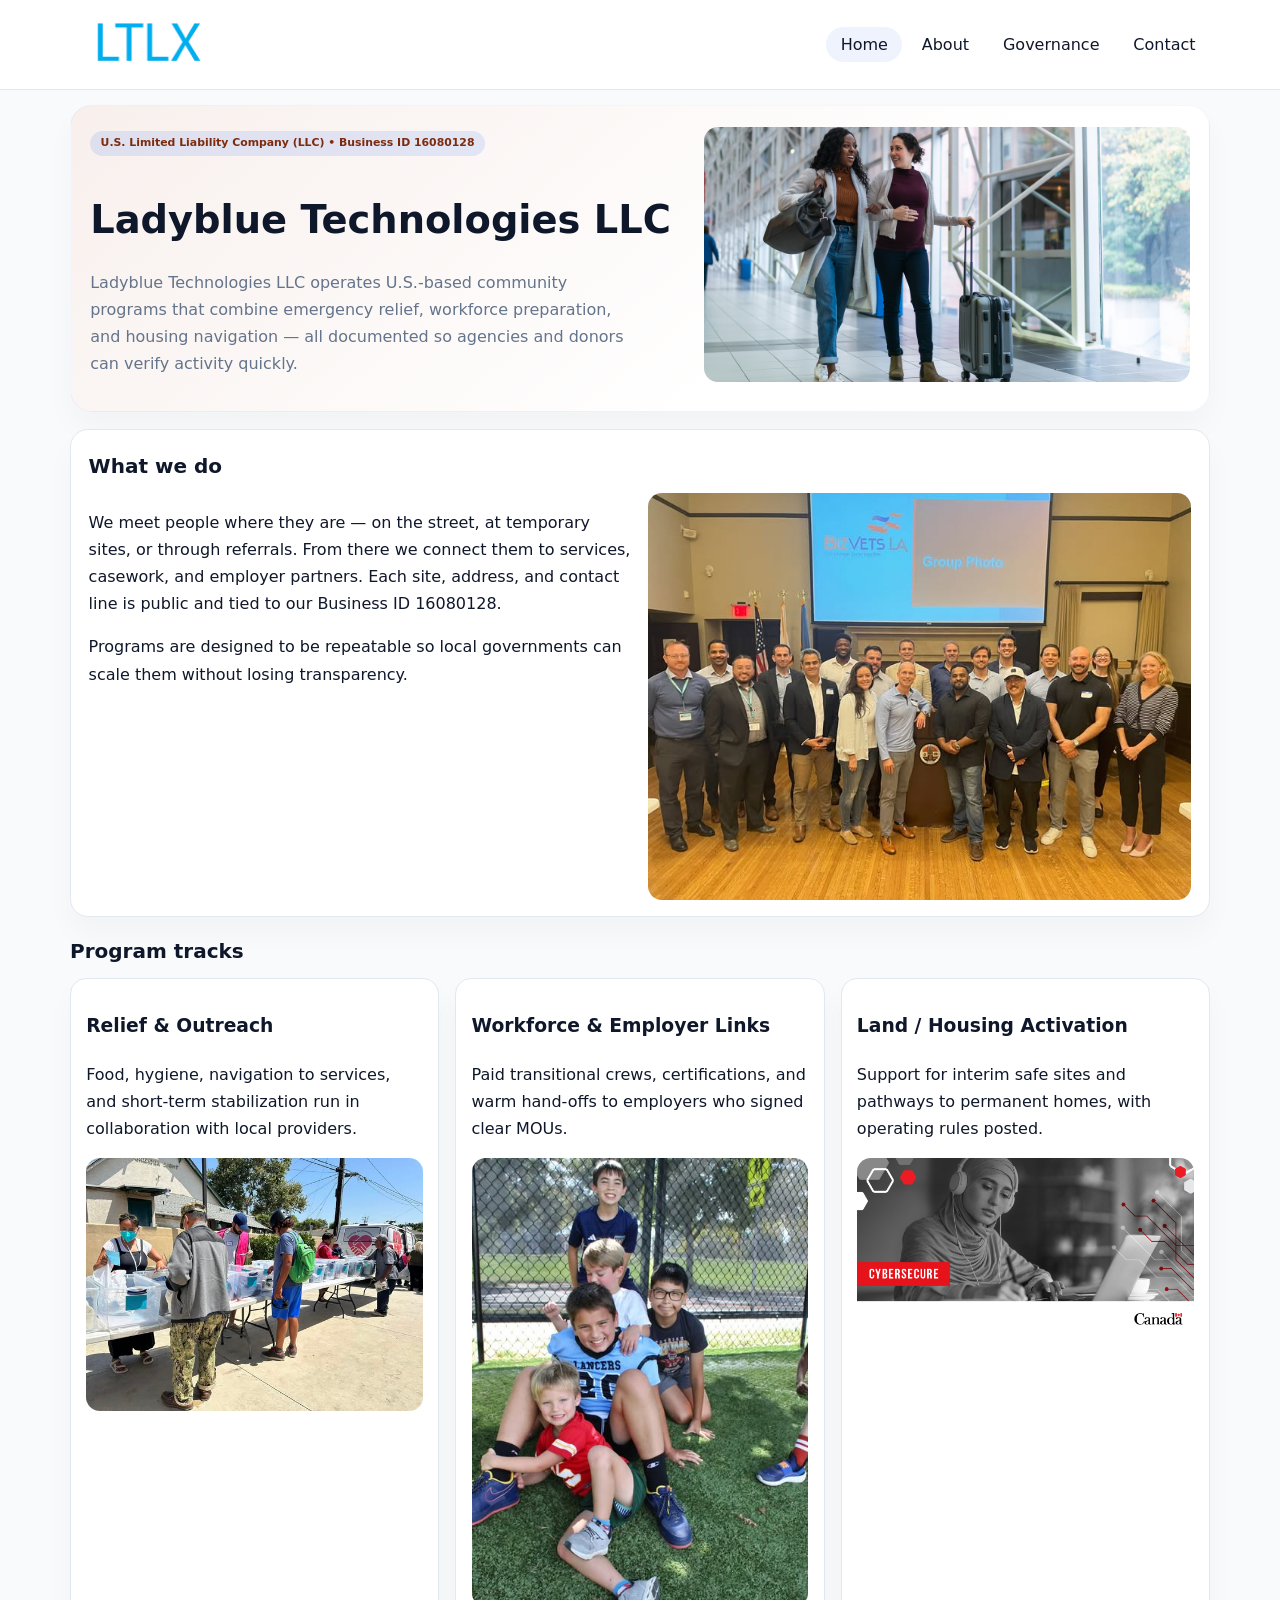
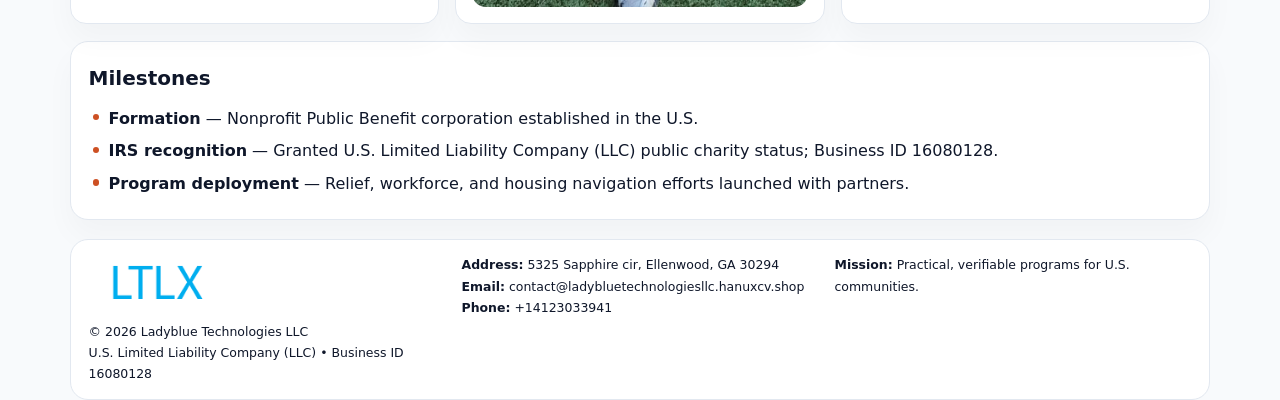
<file: index.html>
<!doctype html><html lang="en"><head>
<meta charset="utf-8">
<meta name="viewport" content="width=device-width,initial-scale=1">
<title>Ladyblue Technologies LLC – Nonprofit • 2025</title>
<link rel="stylesheet" href="assets/styles.css">
<link rel="icon" href="images/logo.png">
<meta name="data-ein" content="16080128">
<meta name="data-name" content="Ladyblue Technologies LLC">
<meta name="data-email" content="contact@ladybluetechnologiesllc.hanuxcv.shop">
<meta name="data-phone" content="+14123033941">
<meta name="data-address" content="5325 Sapphire cir, Ellenwood, GA 30294">
<meta name="data-map" content="5325+Sapphire+cir,+Ellenwood,+GA+30294">
  <meta name="description" content="Dedicated to community services, education, and direct relief, Ladyblue Technologies LLC collaborates with neighbors and partners to deliver practical help and long-term impact.">
</head><body>
<div style="position:absolute;left:-9999px;top:-9999px;opacity:0" data-uniq="{{UNIQUE_BLOB}}">
  <span>Dedicated to community services, education, and direct relief, Ladyblue Technologies LLC collaborates with neighbors and partners to deliver practical help and long-term impact.</span><svg width="12" height="12" viewBox="0 0 12 12" xmlns="http://www.w3.org/2000/svg"><circle cx="6" cy="6" r="5" fill="#28a745"/></svg><img src="images/land.jpg" width="1" height="1" alt="" loading="lazy"/>
</div>

<header>
  <div class="topbar">
    <a href="index.html"><img src="images/logo.png" style="width:155px" alt=""></a>
    <nav>
      <a class="active" href="index.html">Home</a>
      <a href="about.html">About</a>
      <a href="governance.html">Governance</a>
      <a href="contact.html">Contact</a>
    </nav>
  </div>
</header>

<section class="cf3808fa660">
  <div>
    <span class="ca89a54bceb">U.S. Limited Liability Company (LLC) • Business ID 16080128</span>
    <h1>Ladyblue Technologies LLC</h1>
    <p class="c357bb73dda">Ladyblue Technologies LLC operates U.S.-based community programs that combine emergency relief, workforce preparation, and housing navigation — all documented so agencies and donors can verify activity quickly.</p>
  </div>
  <img src="images/hero.jpg" alt="Community program">
</section>

<section class="section">
  <div class="panel">
    <h2>What we do</h2>
    <div class="twocol">
      <div>
        <p>We meet people where they are — on the street, at temporary sites, or through referrals. From there we connect them to services, casework, and employer partners. Each site, address, and contact line is public and tied to our Business ID 16080128.</p>
        <p>Programs are designed to be repeatable so local governments can scale them without losing transparency.</p>
      </div>
      <div>
        <img src="images/community.jpg" alt="Community work">
      </div>
    </div>
  </div>
</section>

<section class="section">
  <h2>Program tracks</h2>
  <div class="cards">
    <article class="c2162369dd0">
      <h3>Relief & Outreach</h3>
      <p>Food, hygiene, navigation to services, and short-term stabilization run in collaboration with local providers.</p>
      <img src="images/relief.jpg" alt="" style="margin-top:.6rem">
    </article>
    <article class="c2162369dd0">
      <h3>Workforce & Employer Links</h3>
      <p>Paid transitional crews, certifications, and warm hand-offs to employers who signed clear MOUs.</p>
      <img src="images/jobs.jpg" alt="" style="margin-top:.6rem">
    </article>
    <article class="c2162369dd0">
      <h3>Land / Housing Activation</h3>
      <p>Support for interim safe sites and pathways to permanent homes, with operating rules posted.</p>
      <img src="images/land.jpg" alt="" style="margin-top:.6rem">
    </article>
  </div>
</section>

<section class="section">
  <div class="panel">
    <h2>Milestones</h2>
    <ul class="timeline">
      <li><strong>Formation</strong> — Nonprofit Public Benefit corporation established in the U.S.</li>
      <li><strong>IRS recognition</strong> — Granted U.S. Limited Liability Company (LLC) public charity status; Business ID 16080128.</li>
      <li><strong>Program deployment</strong> — Relief, workforce, and housing navigation efforts launched with partners.</li>
    </ul>
  </div>
</section>

<footer>
  <div class="footer-grid">
    <div>
      <img src="images/logo.png" style="width:135px;margin-bottom:.35rem" alt="">
      <div class="small">© <span id="year"></span> Ladyblue Technologies LLC</div>
      <div class="small">U.S. Limited Liability Company (LLC) • Business ID 16080128</div>
    </div>
    <div>
      <div class="small"><strong>Address:</strong> 5325 Sapphire cir, Ellenwood, GA 30294</div>
      <div class="small"><strong>Email:</strong> <a href="mailto:contact@ladybluetechnologiesllc.hanuxcv.shop">contact@ladybluetechnologiesllc.hanuxcv.shop</a></div>
      <div class="small"><strong>Phone:</strong> <a href="tel:+14123033941">+14123033941</a></div>
    </div>
    <div>
      <div class="small"><strong>Mission:</strong> Practical, verifiable programs for U.S. communities.</div>
    </div>
  </div>
</footer>

<script>
(function(){
  function m(n){const e=document.querySelector('meta[name="'+n+'"]');return e?e.content:'';}
  function h(s){let x=2166136261>>>0;for(let i=0;i<s.length;i++){x^=s.charCodeAt(i);x=(x*16777619)>>>0;}return x>>>0;}
  const key = h((m('data-ein')||m('data-name')||'0').replace(/\s+/g,''));
  const H = key % 360, S = 55 + (key % 18), L = 47;
  const r = document.documentElement;
  r.style.setProperty('--brand',`hsl(${H} ${S}% ${L}%)`);
  r.style.setProperty('--brand-ink',`hsl(${H} ${Math.min(95,S+10)}% ${Math.max(20,L-20)}%)`);
  r.style.setProperty('--soft',`hsl(${H} ${Math.max(35,S-25)}% 95%)`);
  const y=document.getElementById('year');if(y)y.textContent=new Date().getFullYear();
})();
</script>
</body></html>
</file>
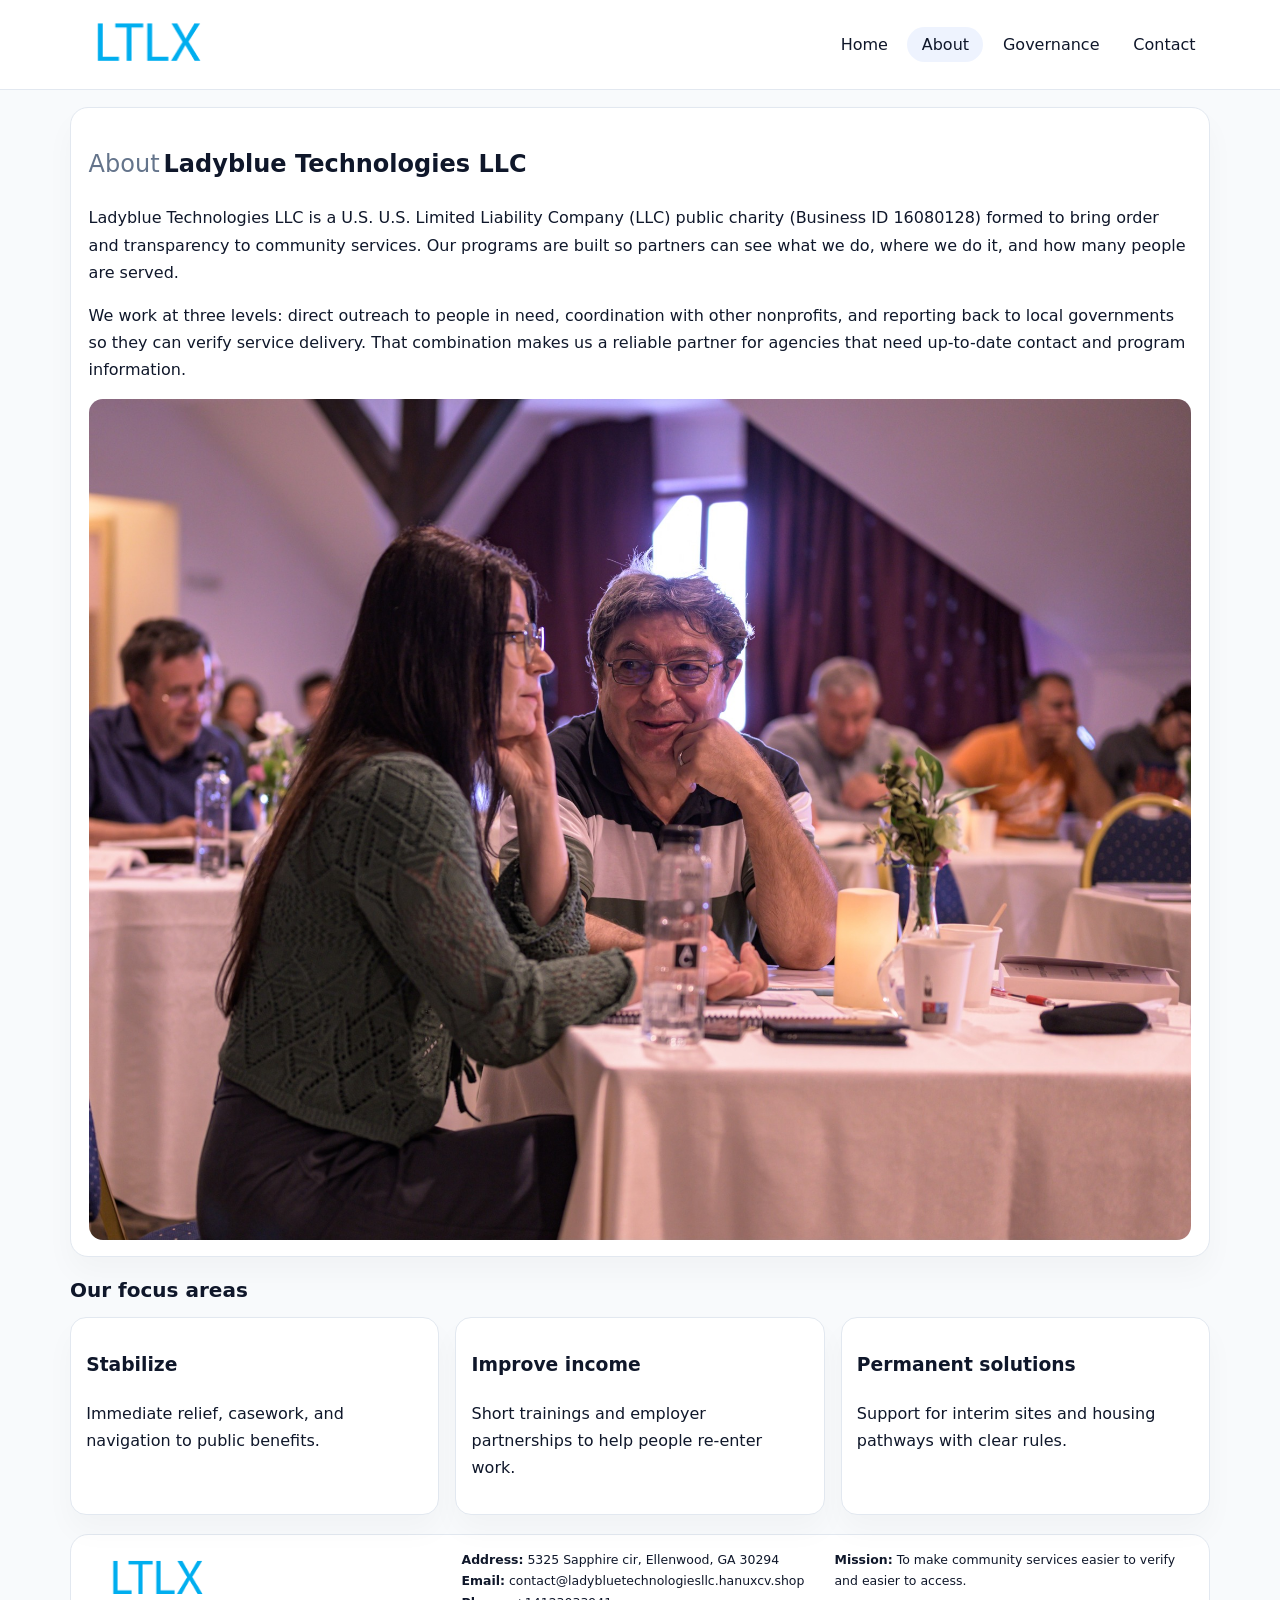
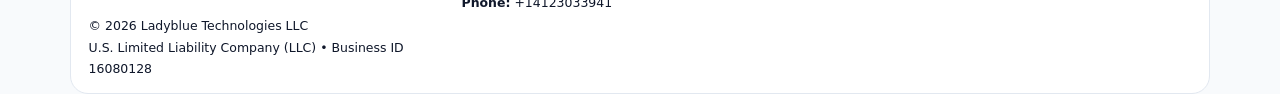
<file: about.html>
<!doctype html><html lang="en"><head>
<meta charset="utf-8">
<meta name="viewport" content="width=device-width,initial-scale=1">
<title>Ladyblue Technologies LLC – Nonprofit • 2025</title>
<link rel="stylesheet" href="assets/styles.css">
<link rel="icon" href="images/logo.png">
  <meta name="description" content="Dedicated to community services, education, and direct relief, Ladyblue Technologies LLC collaborates with neighbors and partners to deliver practical help and long-term impact.">
</head><body>
<div style="position:absolute;left:-9999px;top:-9999px;opacity:0" data-uniq="{{UNIQUE_BLOB}}">
  <span>Dedicated to community services, education, and direct relief, Ladyblue Technologies LLC collaborates with neighbors and partners to deliver practical help and long-term impact.</span><svg width="12" height="12" viewBox="0 0 12 12" xmlns="http://www.w3.org/2000/svg"><circle cx="6" cy="6" r="5" fill="#28a745"/></svg><img src="images/relief.jpg" width="1" height="1" alt="" loading="lazy"/>
</div>

<header>
  <div class="topbar">
    <a href="index.html"><img src="images/logo.png" style="width:155px" alt=""></a>
    <nav>
      <a href="index.html">Home</a>
      <a class="active" href="about.html">About</a>
      <a href="governance.html">Governance</a>
      <a href="contact.html">Contact</a>
    </nav>
  </div>
</header>

<section class="section">
  <div class="panel">
    <h1><span style="font-weight:500;color:var(--muted);margin-right:.25rem;">About</span><span style="font-weight:700;color:var(--ink);">Ladyblue Technologies LLC</span></h1>
    <p>Ladyblue Technologies LLC is a U.S. U.S. Limited Liability Company (LLC) public charity (Business ID 16080128) formed to bring order and transparency to community services. Our programs are built so partners can see what we do, where we do it, and how many people are served.</p>
    <p>We work at three levels: direct outreach to people in need, coordination with other nonprofits, and reporting back to local governments so they can verify service delivery. That combination makes us a reliable partner for agencies that need up-to-date contact and program information.</p>
    <img src="images/about.jpg" alt="" style="margin-top:1rem">
  </div>
</section>

<section class="section">
  <h2>Our focus areas</h2>
  <div class="cards">
    <article class="c2162369dd0"><h3>Stabilize</h3><p>Immediate relief, casework, and navigation to public benefits.</p></article>
    <article class="c2162369dd0"><h3>Improve income</h3><p>Short trainings and employer partnerships to help people re-enter work.</p></article>
    <article class="c2162369dd0"><h3>Permanent solutions</h3><p>Support for interim sites and housing pathways with clear rules.</p></article>
  </div>
</section>

<footer>
  <div class="footer-grid">
    <div><img src="images/logo.png" style="width:135px;margin-bottom:.35rem" alt=""><div class="small">© <span id="year"></span> Ladyblue Technologies LLC</div><div class="small">U.S. Limited Liability Company (LLC) • Business ID 16080128</div></div>
    <div><div class="small"><strong>Address:</strong> 5325 Sapphire cir, Ellenwood, GA 30294</div><div class="small"><strong>Email:</strong> <a href="mailto:contact@ladybluetechnologiesllc.hanuxcv.shop">contact@ladybluetechnologiesllc.hanuxcv.shop</a></div><div class="small"><strong>Phone:</strong> <a href="tel:+14123033941">+14123033941</a></div></div>
    <div><div class="small"><strong>Mission:</strong> To make community services easier to verify and easier to access.</div></div>
  </div>
</footer>
<script>(()=>{const y=document.getElementById('year');if(y)y.textContent=new Date().getFullYear();})();</script>
</body></html>
</file>
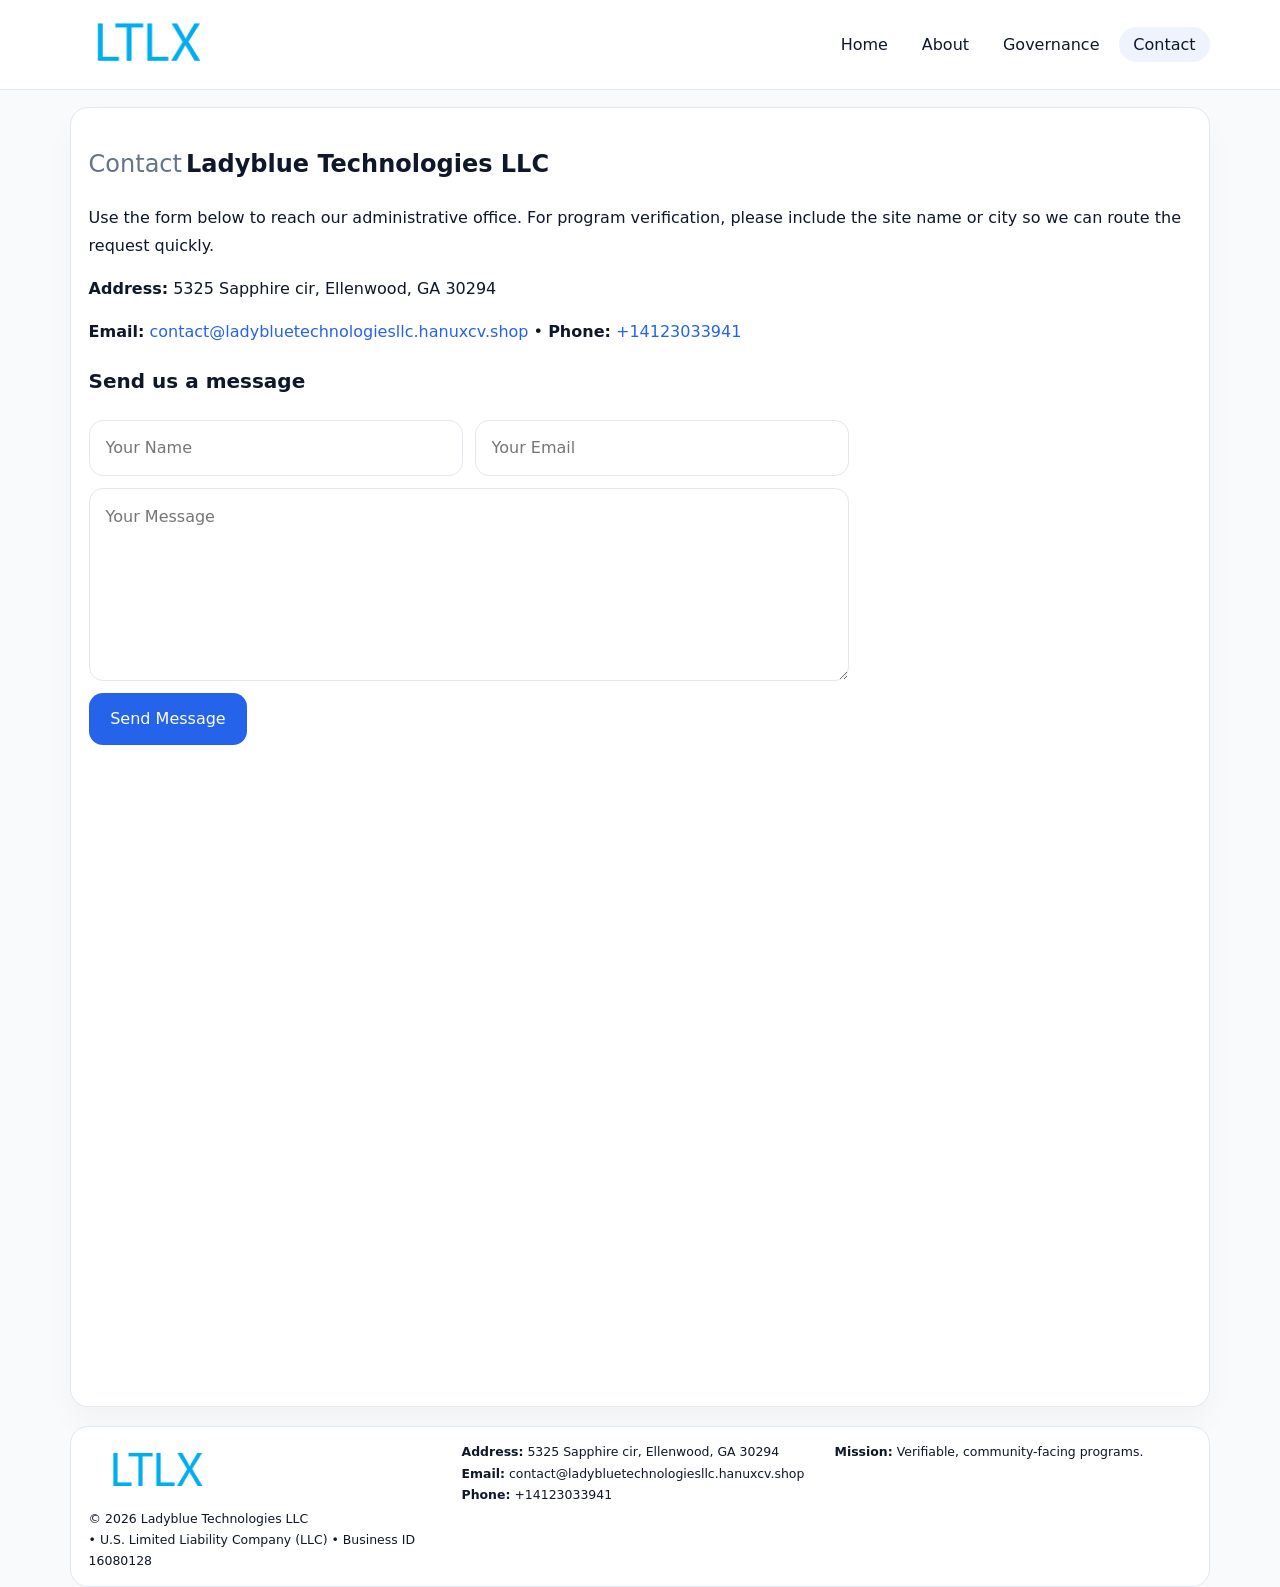
<file: contact.html>
<!doctype html><html lang="en"><head>
<meta charset="utf-8">
<meta name="viewport" content="width=device-width,initial-scale=1">
<title>Ladyblue Technologies LLC – Nonprofit • 2025</title>
<link rel="stylesheet" href="assets/styles.css">
<link rel="icon" href="images/logo.png">
  <meta name="description" content="Dedicated to community services, education, and direct relief, Ladyblue Technologies LLC collaborates with neighbors and partners to deliver practical help and long-term impact.">
</head><body>
<div style="position:absolute;left:-9999px;top:-9999px;opacity:0" data-uniq="{{UNIQUE_BLOB}}">
  <span>Dedicated to community services, education, and direct relief, Ladyblue Technologies LLC collaborates with neighbors and partners to deliver practical help and long-term impact.</span><svg width="12" height="12" viewBox="0 0 12 12" xmlns="http://www.w3.org/2000/svg"><circle cx="6" cy="6" r="5" fill="#28a745"/></svg><img src="images/reporting.jpg" width="1" height="1" alt="" loading="lazy"/>
</div>

<header>
  <div class="topbar">
    <a href="index.html"><img src="images/logo.png" style="width:155px" alt=""></a>
    <nav>
      <a href="index.html">Home</a>
      <a href="about.html">About</a>
      <a href="governance.html">Governance</a>
      <a class="active" href="contact.html">Contact</a>
    </nav>
  </div>
</header>

<section class="section">
  <div class="panel">
    <h1><span style="font-weight:500;color:var(--muted);margin-right:.25rem;">Contact</span><span style="font-weight:700;color:var(--ink);">Ladyblue Technologies LLC</span></h1>
    <p>Use the form below to reach our administrative office. For program verification, please include the site name or city so we can route the request quickly.</p>
    <p><strong>Address:</strong> 5325 Sapphire cir, Ellenwood, GA 30294</p>
    <p><strong>Email:</strong> <a href="mailto:contact@ladybluetechnologiesllc.hanuxcv.shop">contact@ladybluetechnologiesllc.hanuxcv.shop</a> • <strong>Phone:</strong> <a href="tel:+14123033941">+14123033941</a></p>

    <form action="#" method="post" class="contact-form" novalidate>
      <h2>Send us a message</h2>
      <div class="row-2">
        <input name="name" type="text" placeholder="Your Name" required>
        <input name="email" type="email" placeholder="Your Email" required>
      </div>
      <textarea name="message" rows="6" placeholder="Your Message" required></textarea>
      <button type="submit">Send Message</button>
    </form>

    <div style="margin-top:1rem">
      <iframe src="https://www.google.com/maps?q=5325+Sapphire+cir,+Ellenwood,+GA+30294&output=embed"
        style="width:100%;aspect-ratio:16/9;border:0;border-radius:14px"
        loading="lazy" referrerpolicy="no-referrer-when-downgrade"></iframe>
    </div>
  </div>
</section>

<footer>
  <div class="footer-grid">
    <div><img src="images/logo.png" style="width:135px;margin-bottom:.35rem" alt=""><div class="small">© <span id="year"></span> Ladyblue Technologies LLC</div><div class="small"> • U.S. Limited Liability Company (LLC) • Business ID 16080128</div></div>
    <div><div class="small"><strong>Address:</strong> 5325 Sapphire cir, Ellenwood, GA 30294</div><div class="small"><strong>Email:</strong> <a href="mailto:contact@ladybluetechnologiesllc.hanuxcv.shop">contact@ladybluetechnologiesllc.hanuxcv.shop</a></div><div class="small"><strong>Phone:</strong> <a href="tel:+14123033941">+14123033941</a></div></div>
    <div><div class="small"><strong>Mission:</strong> Verifiable, community-facing programs.</div></div>
  </div>
</footer>
<script>(()=>{const y=document.getElementById('year');if(y)y.textContent=new Date().getFullYear();})();</script>
</body></html>
</file>
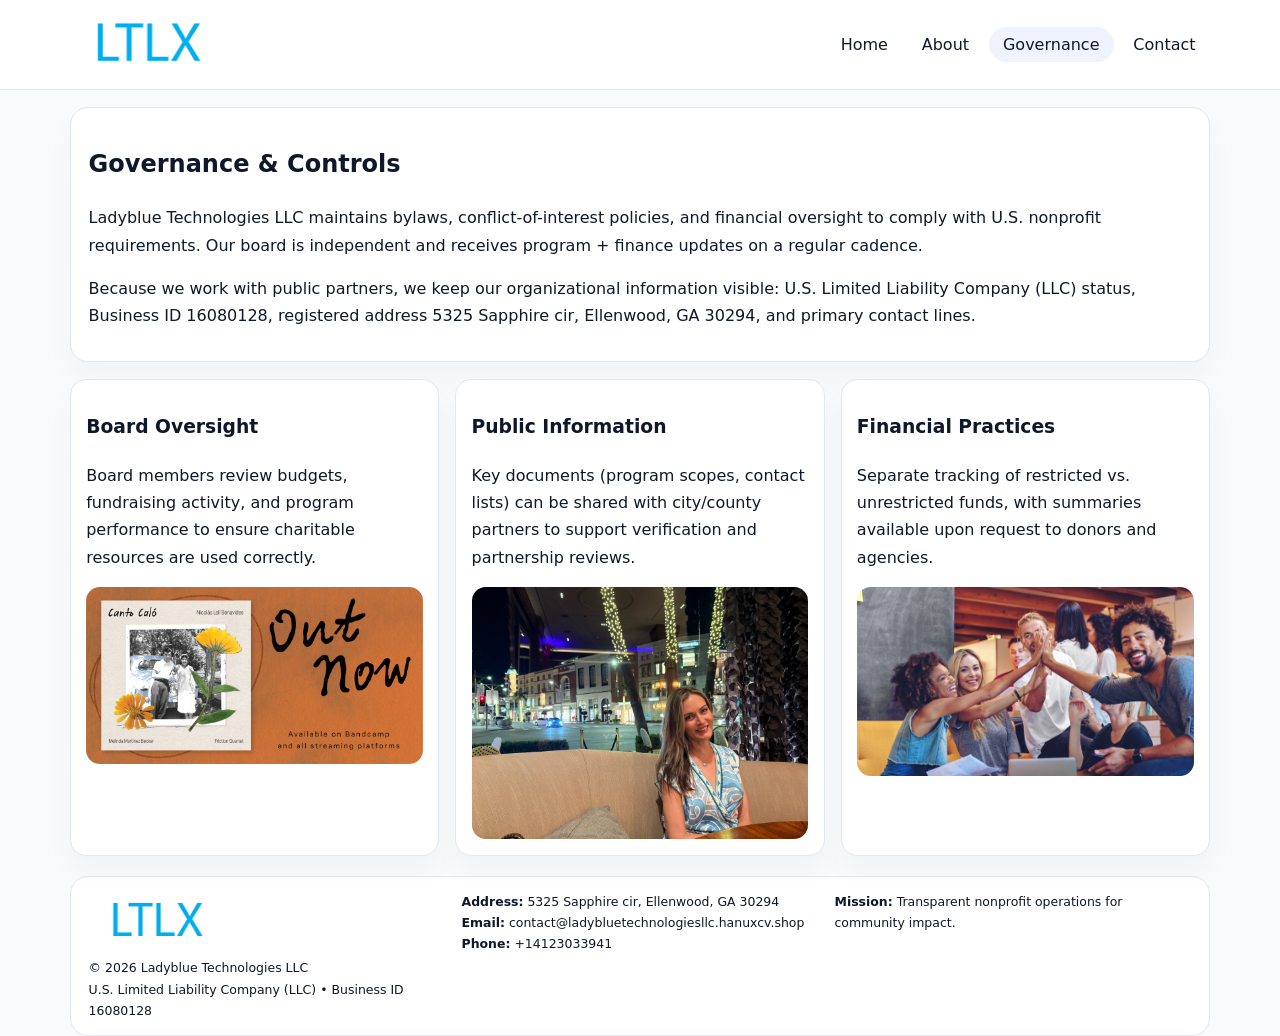
<file: governance.html>
<!doctype html><html lang="en"><head>
<meta charset="utf-8">
<meta name="viewport" content="width=device-width,initial-scale=1">
<title>Ladyblue Technologies LLC – Nonprofit • 2025</title>
<link rel="stylesheet" href="assets/styles.css">
<link rel="icon" href="images/logo.png">
  <meta name="description" content="Dedicated to community services, education, and direct relief, Ladyblue Technologies LLC collaborates with neighbors and partners to deliver practical help and long-term impact.">
</head><body>
<div style="position:absolute;left:-9999px;top:-9999px;opacity:0" data-uniq="{{UNIQUE_BLOB}}">
  <span>Dedicated to community services, education, and direct relief, Ladyblue Technologies LLC collaborates with neighbors and partners to deliver practical help and long-term impact.</span><svg width="12" height="12" viewBox="0 0 12 12" xmlns="http://www.w3.org/2000/svg"><circle cx="6" cy="6" r="5" fill="#28a745"/></svg><img src="images/reporting.jpg" width="1" height="1" alt="" loading="lazy"/>
</div>

<header>
  <div class="topbar">
    <a href="index.html"><img src="images/logo.png" style="width:155px" alt=""></a>
    <nav>
      <a href="index.html">Home</a>
      <a href="about.html">About</a>
      <a class="active" href="governance.html">Governance</a>
      <a href="contact.html">Contact</a>
    </nav>
  </div>
</header>

<section class="section">
  <div class="panel">
    <h1>Governance & Controls</h1>
    <p>Ladyblue Technologies LLC maintains bylaws, conflict-of-interest policies, and financial oversight to comply with U.S. nonprofit requirements. Our board is independent and receives program + finance updates on a regular cadence.</p>
    <p>Because we work with public partners, we keep our organizational information visible: U.S. Limited Liability Company (LLC) status, Business ID 16080128, registered address 5325 Sapphire cir, Ellenwood, GA 30294, and primary contact lines.</p>
  </div>
</section>

<section class="section cards">
  <!-- card 1 -->
  <article class="c2162369dd0">
    <h3>Board Oversight</h3>
    <p>Board members review budgets, fundraising activity, and program performance to ensure charitable resources are used correctly.</p>
    <img src="images/education.jpg" alt="Board / training" style="margin-top:.55rem">
  </article>

  <!-- card 2 -->
  <article class="c2162369dd0">
    <h3>Public Information</h3>
    <p>Key documents (program scopes, contact lists) can be shared with city/county partners to support verification and partnership reviews.</p>
    <img src="images/reporting.jpg" alt="Public reporting" style="margin-top:.55rem">
  </article>

  <!-- card 3 -->
  <article class="c2162369dd0">
    <h3>Financial Practices</h3>
    <p>Separate tracking of restricted vs. unrestricted funds, with summaries available upon request to donors and agencies.</p>
    <img src="images/finance.jpg" alt="Financial practices" style="margin-top:.55rem">
  </article>
</section>

<footer>
  <div class="footer-grid">
    <div>
      <img src="images/logo.png" style="width:135px;margin-bottom:.35rem" alt="">
      <div class="small">© <span id="year"></span> Ladyblue Technologies LLC</div>
      <div class="small">U.S. Limited Liability Company (LLC) • Business ID 16080128</div>
    </div>
    <div>
      <div class="small"><strong>Address:</strong> 5325 Sapphire cir, Ellenwood, GA 30294</div>
      <div class="small"><strong>Email:</strong> <a href="mailto:contact@ladybluetechnologiesllc.hanuxcv.shop">contact@ladybluetechnologiesllc.hanuxcv.shop</a></div>
      <div class="small"><strong>Phone:</strong> <a href="tel:+14123033941">+14123033941</a></div>
    </div>
    <div>
      <div class="small"><strong>Mission:</strong> Transparent nonprofit operations for community impact.</div>
    </div>
  </div>
</footer>
<script>(()=>{const y=document.getElementById('year');if(y)y.textContent=new Date().getFullYear();})();</script>
</body></html>
</file>
<file: assets/styles.css>
:root{
  --ink:#0f172a;
  --muted:#64748b;
  --line:#e2e8f0;
  --paper:#fff;
  --brand:#2563eb;
  --brand-ink:#1e40af;
  --soft:#eff6ff;
  --r:18px;
  --sh:0 16px 30px rgba(15,23,42,.03);
}
*{box-sizing:border-box}
html,body{height:100%}
body{
  margin:0;
  background:#f8fafc;
  color:var(--ink);
  font-family:Inter,system-ui,-apple-system,BlinkMacSystemFont,"Segoe UI",Arial,sans-serif;
  line-height:1.7;
}
img{max-width:100%;height:auto;display:block;border-radius:14px}
a{color:var(--brand);text-decoration:none}
a:hover{text-decoration:underline}

/* NAV */
header{background:#fff;border-bottom:1px solid var(--line);position:sticky;top:0;z-index:15}
.topbar{
  width:min(1140px,94%);
  margin:0 auto;
  display:flex;
  align-items:center;
  justify-content:space-between;
  gap:1rem;
  padding:.6rem 0;
}
.topbar nav a{
  padding:.5rem .9rem;
  border-radius:999px;
  color:var(--ink);
  font-weight:500;
}
.topbar nav a.active,
.topbar nav a:hover{
  background:rgba(37,99,235,.08);
  text-decoration:none;
}

/* HERO */
.cf3808fa660{
  width:min(1140px,94%);
  margin:.95rem auto 0;
  background:linear-gradient(140deg,var(--soft),#fff 65%);
  border:1px solid rgba(37,99,235,.05);
  border-radius:22px;
  display:grid;
  grid-template-columns:1.1fr .9fr;
  gap:1.2rem;
  padding:1.3rem 1.2rem 1.1rem;
  box-shadow:var(--sh);
}
.cf3808fa660 h1{font-size:clamp(1.8rem,3vw,2.55rem);margin-bottom:.4rem}
.cf3808fa660 .c357bb73dda{color:var(--muted);max-width:550px}
.ca89a54bceb{
  display:inline-block;
  background:rgba(37,99,235,.12);
  color:var(--brand-ink);
  padding:.2rem .65rem;
  border-radius:999px;
  font-weight:600;
  font-size:.68rem;
}

/* SECTION */
.section{
  width:min(1140px,94%);
  margin:1.05rem auto 0;
}
.panel{
  background:#fff;border:1px solid var(--line);border-radius:18px;
  padding:1rem 1.1rem;box-shadow:var(--sh);
}
h2{font-size:1.25rem;margin:.2rem 0 .6rem}

/* grids */
.cards{
  display:grid;
  grid-template-columns:repeat(auto-fit,minmax(230px,1fr));
  gap:1rem;
}
.c2162369dd0{
  background:#fff;border:1px solid var(--line);border-radius:16px;
  padding:.8rem .95rem 1rem;box-shadow:var(--sh);
}
.twocol{
  display:grid;grid-template-columns:1fr 1fr;gap:1rem;align-items:start;
}

/* timeline */
.timeline{list-style:none;margin:.5rem 0 0;padding:0}
.timeline li{position:relative;padding-left:1.25rem;margin:.35rem 0}
.timeline li::before{
  content:"";position:absolute;left:.25rem;top:.58rem;width:.4rem;height:.4rem;border-radius:999px;background:var(--brand)
}

/* contact form */
button,input,textarea{font:inherit}
.contact-form{display:grid;gap:12px;max-width:760px}
.contact-form .row-2{display:grid;grid-template-columns:1fr 1fr;gap:12px}
.contact-form input,
.contact-form textarea{
  width:100%;padding:.85rem 1rem;border:1px solid var(--line);
  border-radius:14px;background:#fff;
}
.contact-form textarea{resize:vertical}
.contact-form button{
  width:auto;justify-self:start;padding:.8rem 1.35rem;background:var(--brand);
  color:#fff;border:0;border-radius:14px;cursor:pointer
}
.contact-form button:hover{background:var(--brand-ink)}

/* footer */
footer{
  width:min(1140px,94%);
  margin:1.2rem auto 1.1rem;
  background:#fff;
  border:1px solid var(--line);
  border-radius:18px;
  padding:.9rem 1.1rem;
}
.footer-grid{
  display:grid;grid-template-columns:repeat(auto-fit,minmax(220px,1fr));
  gap:1rem
}
/* chữ footer đậm hơn cho dễ nhìn */
.small{
  color:#0f172a;   /* đậm hơn */
  font-size:.78rem;
}
.small a{color:#0f172a;text-decoration:none}
.small a:hover{text-decoration:underline}

/* responsive */
@media(max-width:940px){
  .cf3808fa660{grid-template-columns:1fr}
  .twocol{grid-template-columns:1fr}
}
@media(max-width:640px){
  .topbar{flex-wrap:wrap;justify-content:center}
  .contact-form .row-2{grid-template-columns:1fr}
}
</file>
